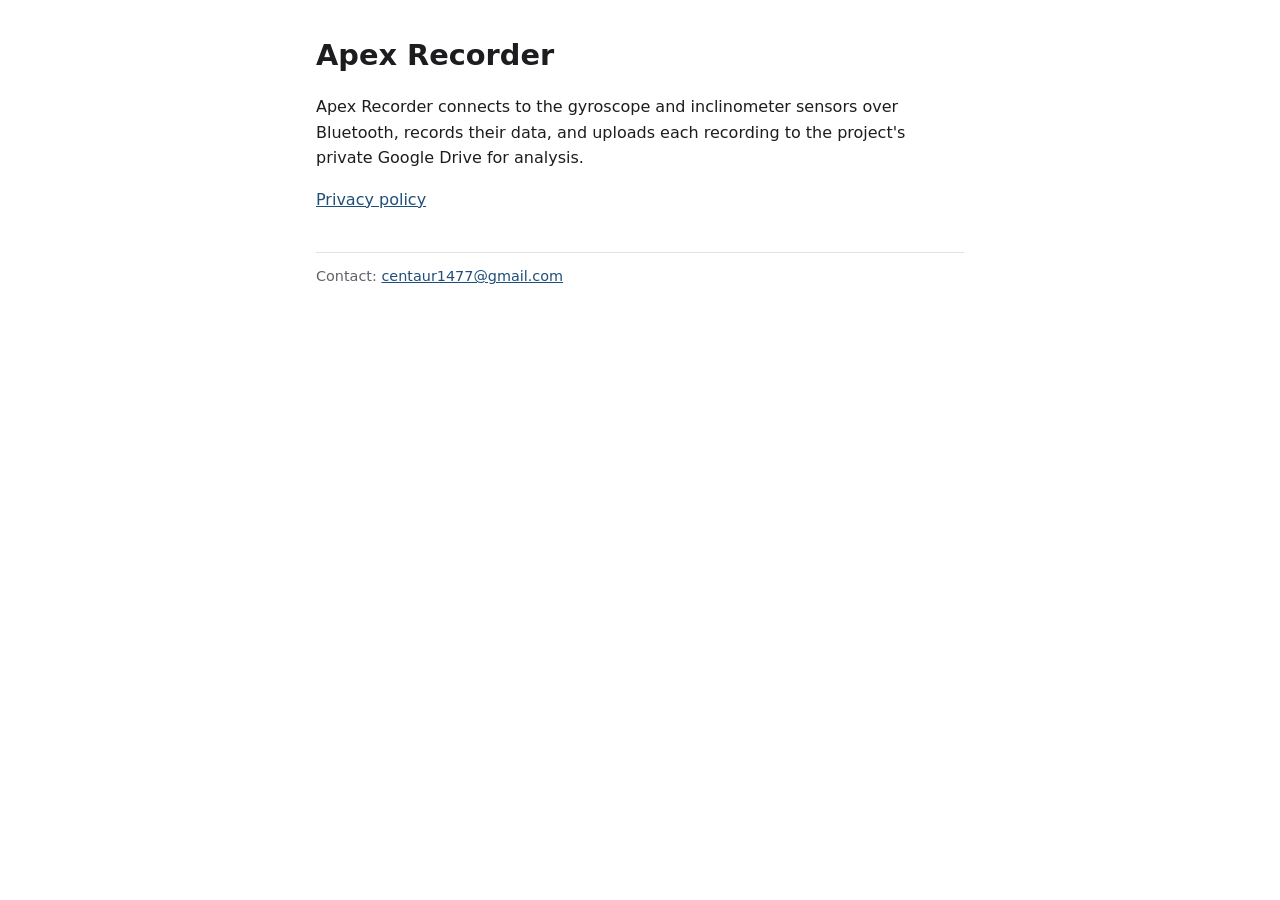
<file: index.html>
<!doctype html>
<html lang="en">
<head>
<meta charset="utf-8">
<meta name="viewport" content="width=device-width, initial-scale=1">
<title>Apex Recorder</title>
<link rel="stylesheet" href="style.css">
</head>
<body>
<main>
  <h1>Apex Recorder</h1>
  <p>Apex Recorder connects to the gyroscope and inclinometer sensors over Bluetooth, records their data,
     and uploads each recording to the project's private Google Drive for analysis.</p>
  <p><a href="privacy.html">Privacy policy</a></p>
  <footer class="muted">Contact: <a href="mailto:centaur1477@gmail.com">centaur1477@gmail.com</a></footer>
</main>
</body>
</html>
</file>
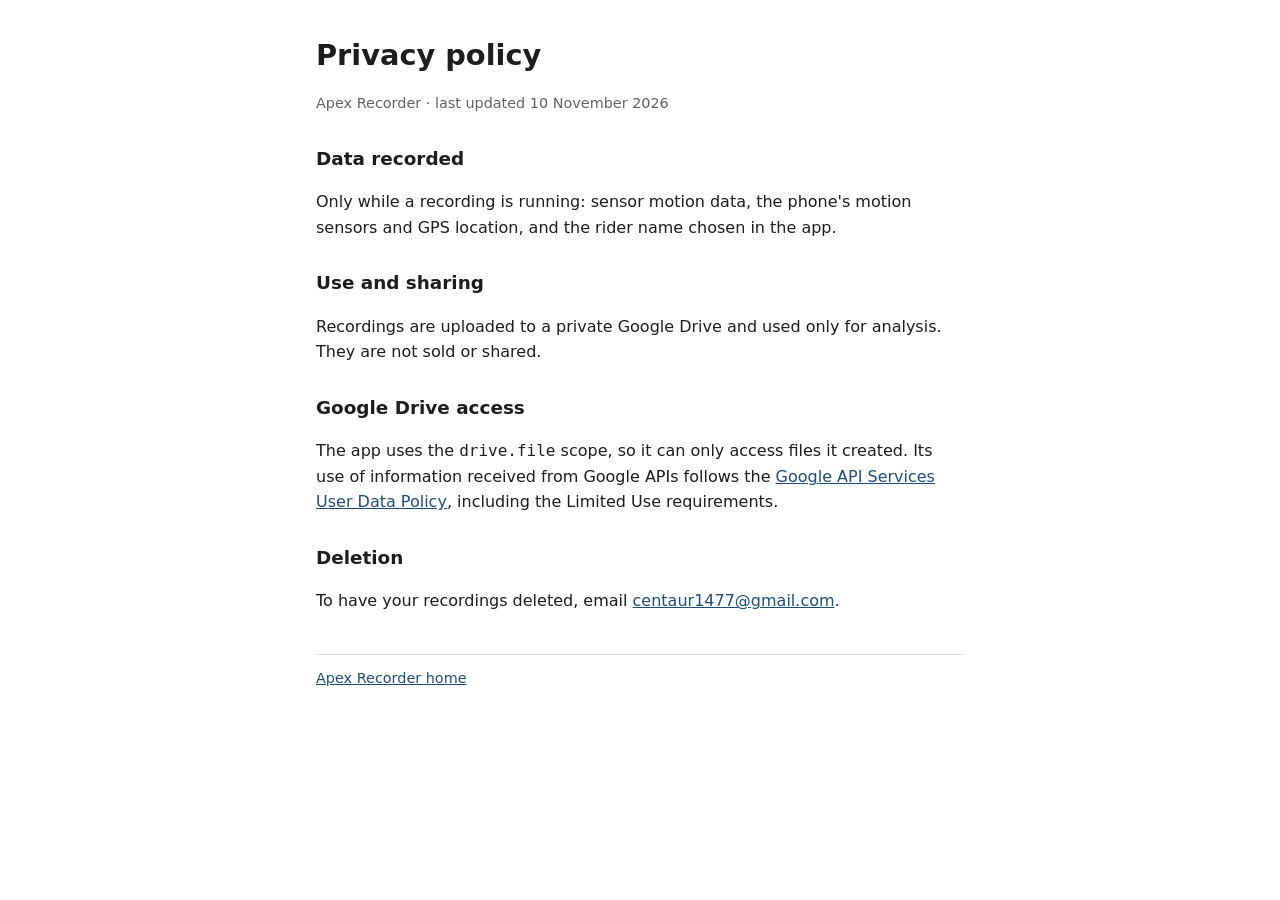
<file: privacy.html>
<!doctype html>
<html lang="en">
<head>
<meta charset="utf-8">
<meta name="viewport" content="width=device-width, initial-scale=1">
<title>Apex Recorder Privacy</title>
<link rel="stylesheet" href="style.css">
</head>
<body>
<main>
  <h1>Privacy policy</h1>
  <p class="muted">Apex Recorder · last updated 10 November 2026</p>

  <h2>Data recorded</h2>
  <p>Only while a recording is running: sensor motion data, the phone's motion sensors and GPS location,
     and the rider name chosen in the app.</p>

  <h2>Use and sharing</h2>
  <p>Recordings are uploaded to a private Google Drive and used only for analysis. They are not sold or shared.</p>

  <h2>Google Drive access</h2>
  <p>The app uses the <code>drive.file</code> scope, so it can only access files it created. Its use of
     information received from Google APIs follows the
     <a href="https://developers.google.com/terms/api-services-user-data-policy">Google API Services User Data Policy</a>,
     including the Limited Use requirements.</p>

  <h2>Deletion</h2>
  <p>To have your recordings deleted, email <a href="mailto:centaur1477@gmail.com">centaur1477@gmail.com</a>.</p>

  <footer class="muted"><a href="index.html">Apex Recorder home</a></footer>
</main>
</body>
</html>
</file>
<file: style.css>
:root { --bg: #ffffff; --fg: #1d1d1f; --muted: #5f6368; --accent: #1f4e79; --line: #e3e3e3; }
@media (prefers-color-scheme: dark) {
  :root { --bg: #121417; --fg: #e8eaed; --muted: #9aa0a6; --accent: #8ab4f8; --line: #2c2f33; }
}
* { box-sizing: border-box; }
body { margin: 0; background: var(--bg); color: var(--fg);
  font: 16px/1.6 system-ui, -apple-system, "Segoe UI", Roboto, sans-serif; }
main { max-width: 680px; margin: 0 auto; padding: 32px 16px 64px; }
h1 { font-size: 1.8rem; margin: 0 0 4px; }
h2 { font-size: 1.15rem; margin: 28px 0 6px; }
p, li { color: var(--fg); }
.muted { color: var(--muted); font-size: .9rem; }
a { color: var(--accent); }
ul { padding-left: 1.2rem; }
footer { margin-top: 40px; padding-top: 12px; border-top: 1px solid var(--line); }
</file>
